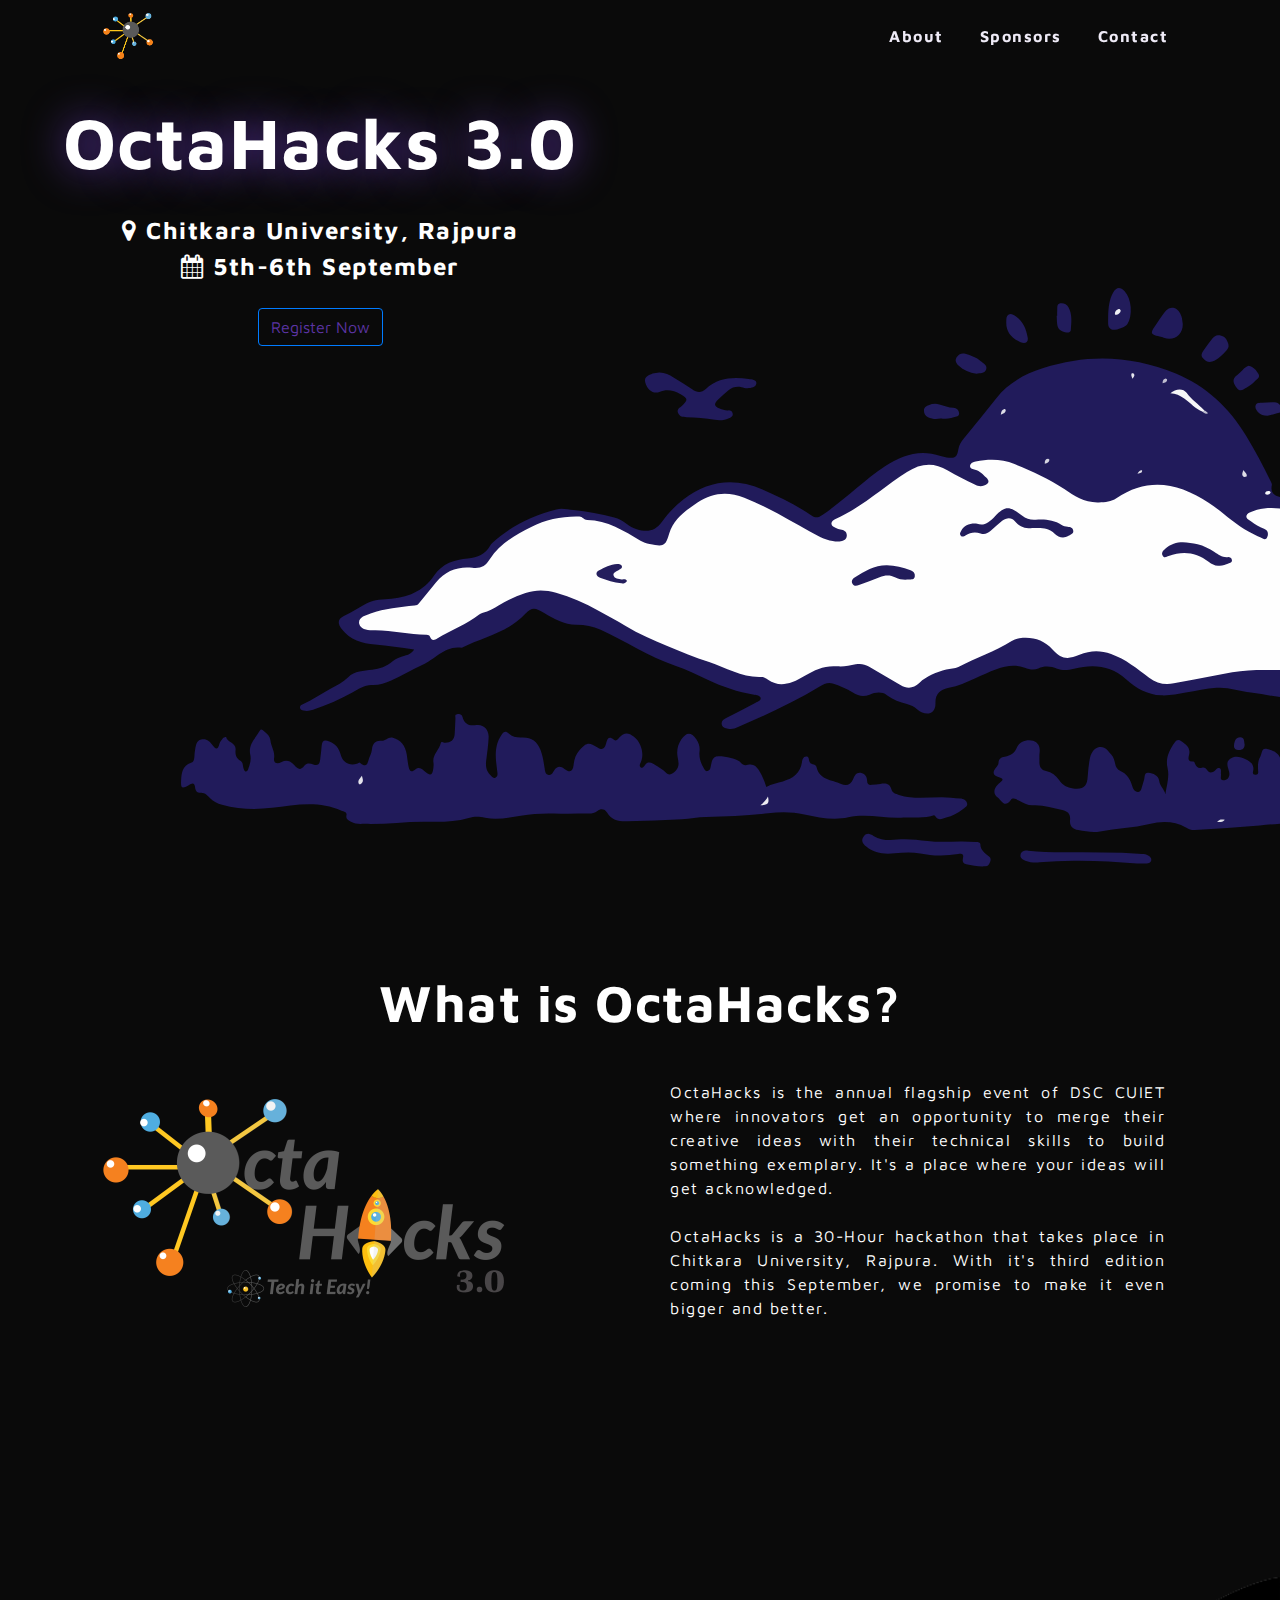
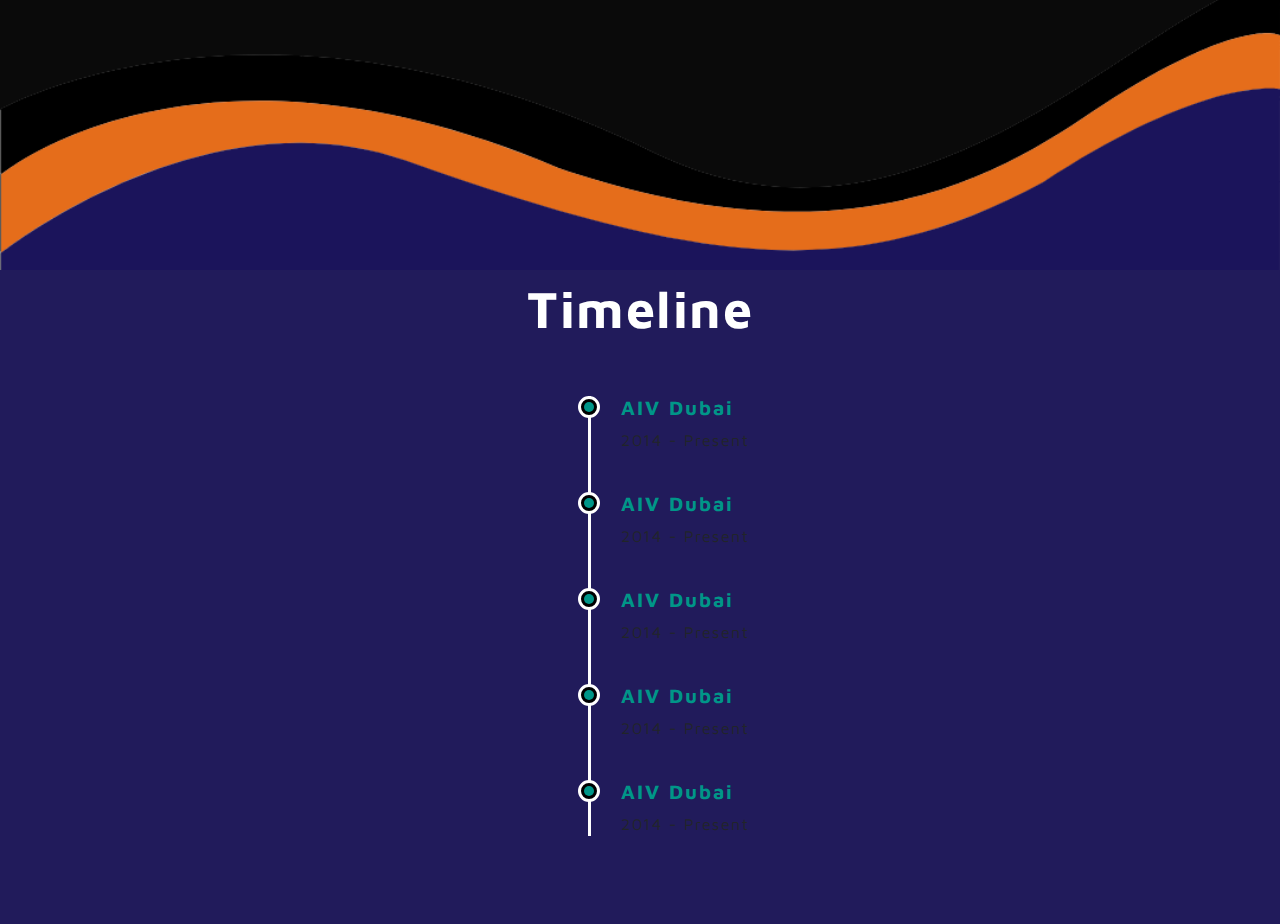
<file: Attempt 2/Index.html>
<!DOCTYPE html>
<html lang="en">
<head>
  <title>OctaHacks 3.0</title>
  <meta charset="utf-8">
  <meta >
  <meta name="viewport" content="width=device-width, initial-scale=1">
  <link rel="stylesheet" href="https://maxcdn.bootstrapcdn.com/bootstrap/4.4.1/css/bootstrap.min.css">
  <script src="https://ajax.googleapis.com/ajax/libs/jquery/3.4.1/jquery.min.js"></script>
  <script src="https://cdnjs.cloudflare.com/ajax/libs/popper.js/1.16.0/umd/popper.min.js"></script>
  <script src="https://maxcdn.bootstrapcdn.com/bootstrap/4.4.1/js/bootstrap.min.js"></script>
  <link rel="icon" href="images/octahacks_logo.png" type="image/png" sizes="16x16">
  <link rel="stylesheet" href="css/style.css">

  <!-- For navbar -->
  <script type="text/javascript">$(function () {
  $(document).scroll(function () {
    var $nav = $(".fixed-top");
    $nav.toggleClass('scrolled', $(this).scrollTop() > $nav.height());
  });
});
</script>

</head>
<body style="background-color: rgb(10, 10, 10)">
<div style="background-image:url('images/bg.svg');background-size:cover;height: 100%;background-attachment: fixed;">

<!-- Navbar -->
<nav class="navbar navbar-expand-md bg-transparent navbar-light fixed-top">
 <a class="navbar-brand " href="#" style="margin-left: 7%;"><img src="images/octahacks_logo.png" width="13%"></a>
  <button class="navbar-toggler" type="button" data-toggle="collapse" data-target="#collapsibleNavbar">
    <span class="navbar-toggler-icon"></span>
  </button>
  <div class="collapse navbar-collapse" id="collapsibleNavbar">
    <ul class="navbar-nav  center " style="margin-right: 5%;margin-left: 50%">
      <li class="nav-item" style="padding-right: 20px;font-weight: bold;">
        <a class="nav-link hvr-shutter-out-horizontal" style="color: #efebf7" href="#">About</a>
      </li>
      <li class="nav-item" style="padding-right: 20px;font-weight: bold;">
        <a class="nav-link hvr-shutter-out-horizontal" style="color: #efebf7" href="#">Sponsors</a>
      </li>
      <li class="nav-item" style="font-weight: bold;">
        <a class="nav-link hvr-shutter-out-horizontal" style="color: #efebf7" href="#">Contact</a>
      </li>    
    </ul>
  </div>  
</nav>
<br>

<div  class="container-fluid" >
  <div class="row">
    <div class="col-sm-6" style="margin-top: 5%">
      <center>
        <p style="font-size: 4.5em;font-weight: bold;text-shadow: 0 0 40px #5c34a4;color: white">OctaHacks 3.0</p>
        <div style="font-weight: bold;font-size: 1.5em; color: white">
        <i class="fa fa-map-marker" aria-hidden="true"></i>  Chitkara University, Rajpura 
        <br>
        <i class="	fa fa-calendar" aria-hidden="true"></i>  5th-6th September
        </div>
        <br>
        <button type="button" class="btn btn-outline-primary" style="color: #5c34a4" >Register Now</button>
        <br>
        <br>
       <!-- <div>
          <p style="font-size: 0.8em;font-weight: bold;text-shadow: 0 0 3px green;color: white"><i>"Hackathons are where your crazy ideas become reality"</i></p>
        </div> -->

      </center>

     
      
    </div>
    <div class="col-sm-6" >
      
    </div>
  </div>
</div>
</div>
<br>
  
<!-- About -->
<div class="container">

  <p style="text-align: center;margin-top: 40px;height: 100px;color: white;font-weight: bolder;font-size: 52px;">What is OctaHacks?</p>
  <div class="container">
    <div class="row">
      <div class="col-sm-6 col-md-6 col-xs-6">
        <img src="images/octahacks3.png" height="50%">
      </div>
      <div class="col-sm-6 col-md-6 col-xs-6">

  <p style="padding-left: 15px; padding-right: 15px;text-align: justify; color: white"> OctaHacks is the annual flagship event of DSC CUIET where innovators get an opportunity to merge their creative ideas with their technical skills to build something exemplary. It's a place where your ideas will get acknowledged. 
  <br><br>
    OctaHacks is a 30-Hour hackathon that takes place in Chitkara University, Rajpura. With it's third edition coming this September, we promise to make it even bigger and better. </p>  
  </div>
  </div>
  </div>
</div>
<br>

<!-- Timeline --><img src="images/upper.png" style="width: 100%;display: block;">
<div style="background-color: #211b5b">

<div class="container" >
 <center> <span style="margin-top: 40px;height: 100px;font-size: 52px;color: white;font-weight: bolder;">Timeline</span></center>
 <br>
 <br>

    <div class="timeline" >
      <div class="item">
        <h5 class="schedule">AIV Dubai</h5>
          <div>2014 - Present</div>
      </div>
  
      <div class="item">
        <h5 class="schedule">AIV Dubai</h5>
          <div>2014 - Present</div>
      </div>
  
      <div class="item">
        <h5 class="schedule">AIV Dubai</h5>
          <div>2014 - Present</div>
      </div>
  
      <div class="item">
        <h5 class="schedule">AIV Dubai</h5>
          <div>2014 - Present</div>
      </div>
  
      <div class="item">
        <h5 class="schedule">AIV Dubai</h5>
          <div>2014 - Present</div>
      </div>
  
    </div>
    <br><br>
  </div>
    <!--
    <div class="col-lg-6">  
      <img class="img-fluid" src="images/timeline.png" alt="schedule" width="460" height="345">
    </div>
  </div>
-->
  </div>
    
</body>
</html>
</file>
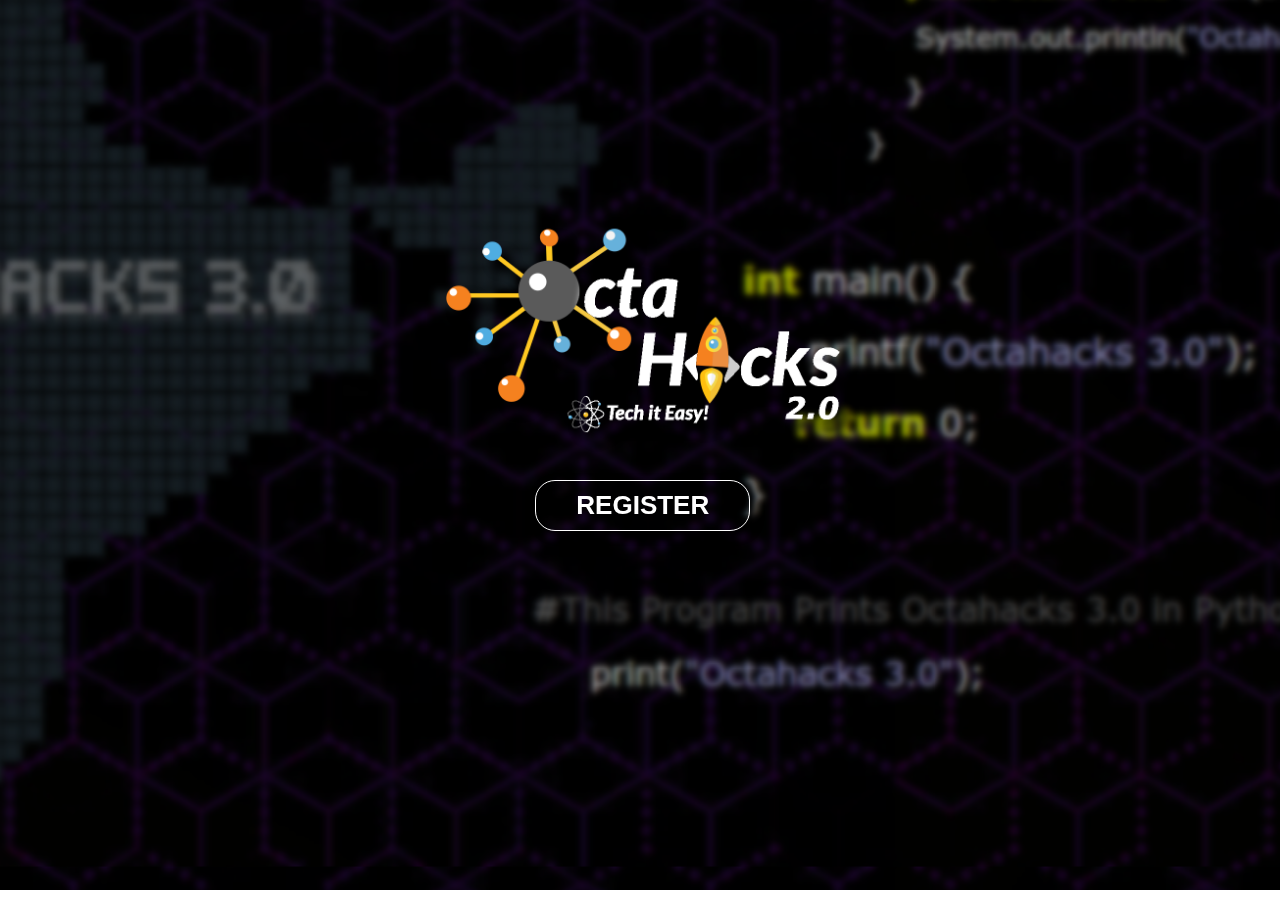
<file: Final Dark/index.html>
<html>
  <head>
    <meta charset="utf-8">
    <meta name="viewport" content="width=device-width, initial-scale=1.0, shrink-to-fit=yes">
    <meta charset="utf-8" />
    <meta name="keywords" content="Octahacks, hackathon, chitkara university, coding, event, summer, 36 hours"/>
    <meta name="Description" content="OctaHacks is " />
    <link rel="icon" href="img/octahacks_logo.png" type="image/png" sizes="16x16">
    <title> OctaHacks 3.0 </title>
    
      <!--import main stylesheet-->
      <link rel="stylesheet" type="text/css" href="style.css">
      <!--import bootstrap css-->
      <link rel="stylesheet" href="https://maxcdn.bootstrapcdn.com/bootstrap/4.0.0/css/bootstrap.min.css" integrity="sha384-Gn5384xqQ1aoWXA+058RXPxPg6fy4IWvTNh0E263XmFcJlSAwiGgFAW/dAiS6JXm" crossorigin="anonymous">
  </head>
  <body>
        
    <!--Landing Section Starts -->    
    <main id="wrapper" > 
        <section class="content parallax bg1">
            <div class="container">
                <div class="row">
                    <div class="col-md-12">
                        <center>
                        <img id="logo" src="img/logo.png"><br><br>
                        <button class="register-btn" value="Register">
                        <font style="font-weight: bold;">REGISTER</font>
                        </button>
                        </center>
                    </div>
                </div>
            </div>
        </section>
    <!--LANDING SECTION ENDS-->
        
    <!--ABOUT SECTION STARTS-->
    <section class="section static" style="text-align: center;height: 70vh;">
            <br> <br> <br> <br>
            <div class="row" style="max-width: 55%;margin: 0 auto;text-align: center; ">
            <div class="col-sm-12">
            <p class="sectionn-heading">What is OctaHacks?</p>
            <p style="text-align: center; color: rgb(167, 160, 160);letter-spacing: 0.1em  "> OctaHacks is the annual flagship event of DSC, Chitkara University, Rajpura, where innovators get an opportunity to merge their creative ideas with their technical skills to build something exemplary. It's a place where your ideas will get acknowledged. 
            <br><br>
              OctaHacks is a 30-Hour hackathon that takes place in Chitkara University, Rajpura. With it's third edition,<font style="color:#8847dd;"> OctaHacks 3.0 </font>coming this September, we promise to make it even bigger and better.
            </p> 
            </div>
            </div>       
    </section>
    <!--ABOUT SECTION ENDS-->

    <!--Timeline Section-->
    <section class="section" style="height: 130vh;">
      <p class="sectionn-heading">Timeline</p>
      <div class="timeline">
        <div class="timeline-container left">
          <div class="timeline-content">
            <h2 style="color: #8847dd;">5th August 2020</h2>
            <p>Registrations open and submissions begin.</p>
          </div>
        </div>
        <div class="timeline-container right">
          <div class="timeline-content">
            <h2 style="color: #8847dd;">28th August 2020</h2>
            <p>Registrations close// Last day to register.</p>
          </div>
        </div>
        <div class="timeline-container left">
          <div class="timeline-content">
            <h2 style="color: #8847dd;">2nd September 2020</h2>
            <p>Selected contestants receive RSVP email. </p>
          </div>
        </div>
        <div class="timeline-container right">
          <div class="timeline-content">
            <h2 style="color: #8847dd;">4th September 2020</h2>
            <p>Participants arrive at Chitkara University and hack begins.</p>
          </div>
        </div>
        <div class="timeline-container left">
          <div class="timeline-content">
            <h2 style="color: #8847dd;">5th September 2020</h2>
            <p>Declaration of Results.</p>
          </div>
        </div>
      </div>
      
    </section>
    <!--Timeline section ends-->

    <section class="section2 parallax bg2" style="width: 102vw;"></section>
    

    <!--OCTAHACKS 2.0 SECTION STARTS-->
      <section class="section static">
<br> <br>
<div class="wrapperr">
  <p class="sectionn-heading">Previous Edition</p>
    <div class="counter col_fourth">
      <i class="fa fa-code fa-2x"></i>
      <h2 class="timer count-title count-number" data-to="10" data-speed="3000"></h2>
       <p class="count-text ">Sponsors</p>
    </div>

    <div class="counter col_fourth">
      <i class="fa fa-coffee fa-2x"></i>
      <h2 class="timer count-title count-number" data-to="60" data-speed="2500"></h2>
      <p class="count-text ">Teams</p>
    </div>

    <div class="counter col_fourth">
      <i class="fa fa-lightbulb-o fa-2x"></i>
      <h2 class="timer count-title count-number" data-to="250" data-speed="2000"></h2>
      <p class="count-text ">Participants</p>
    </div>

    <div class="counter col_fourth end">
      <i class="fa fa-bug fa-2x"></i>
      <h2 class="timer count-title count-number" data-to="8" data-speed="3000"></h2>
      <p class="count-text ">Themes</p>
    </div>
</div>

  <script src='https://cdnjs.cloudflare.com/ajax/libs/jquery/2.1.3/jquery.min.js'></script><script  src="script.js"></script>
      </section>
    <!--OCTAHACKS 2.0 SECTION ENDS-->

     <!--Themes Section
     <section class="section">
      <p class="sectionn-heading"> Themes</p>
    </section>
    Themes section ends-->

    <!--Sponsor-->
    <section class="section">
      <center>
      <div style="width: 80%;height: 50%;background-color:#48128f;color:rgb(255, 255, 255);border-radius: 10px;text-align: center;font-size: 25px;padding-top: 20px;font-weight: bold;">
      <p> Want to sponsor OctaHacks 3.0?<br>
      Email us at xyz@g.com <br> <br>
      <a href="#" alink="white" vlink="white" style="color: white;text-decoration: underline;">Download Brochure</a></p>
      </div>
      </center>
      <br><br>
      <p class="sectionn-heading"> Our Previous Sponsors</p>
    </section>


   

</main>
  </body>
</html>
</file>
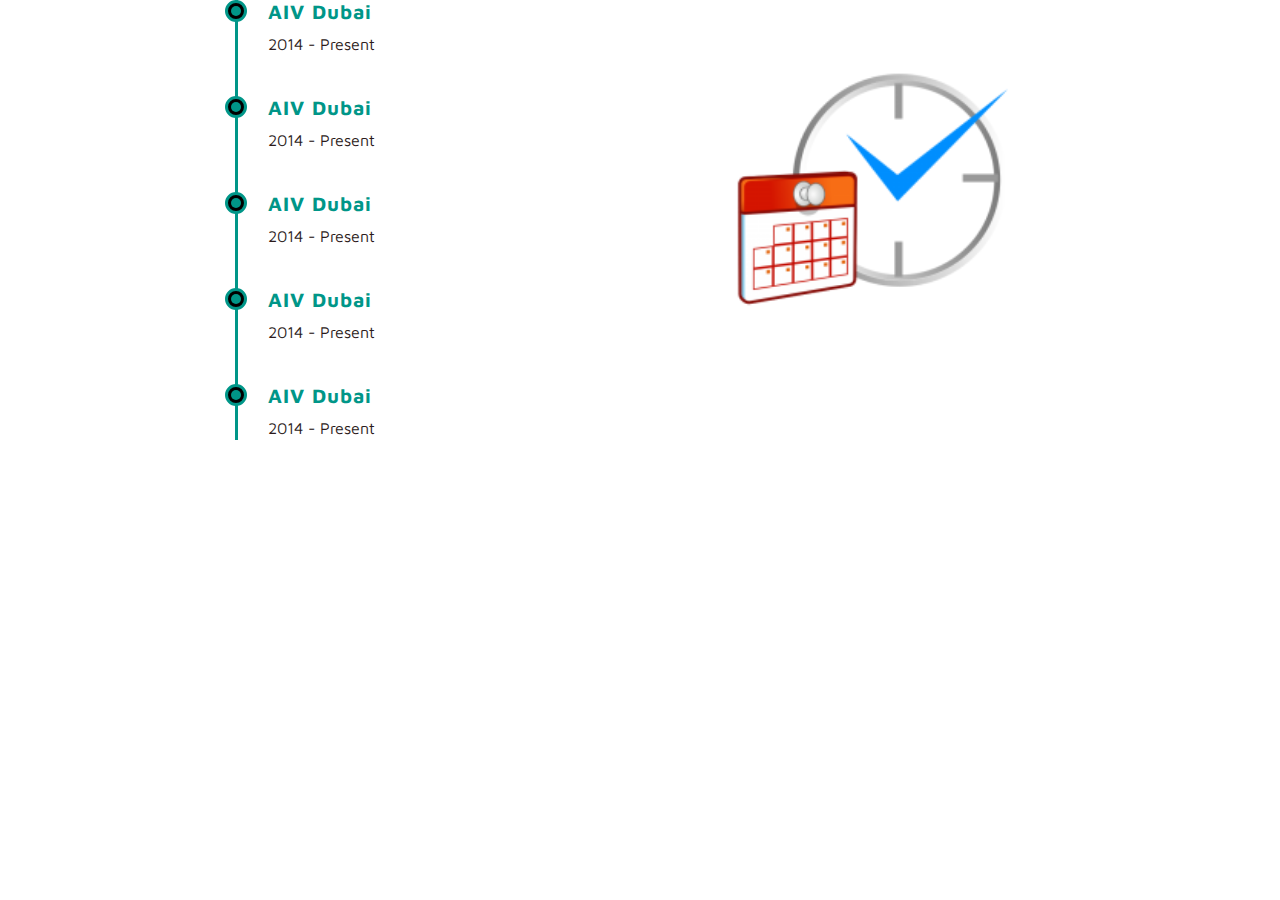
<file: timeline.html>
<!DOCTYPE html>
<html lang="en" >
<head>
  <link rel="stylesheet" href="https://maxcdn.bootstrapcdn.com/bootstrap/4.4.1/css/bootstrap.min.css">
  <script src="https://ajax.googleapis.com/ajax/libs/jquery/3.4.1/jquery.min.js"></script>
  <script src="https://maxcdn.bootstrapcdn.com/bootstrap/4.4.1/js/bootstrap.min.js"></script>
  <meta charset="UTF-8">
  <title>Timeline</title>
  <link rel="stylesheet" href="css/style.css">
</head>
<body>

<div class="container">
<div class="row">
  <div class="col-lg-6">
  <div class="timeline">
    <div class="item">
      <h5 class="schedule">AIV Dubai</h5>
        <div>2014 - Present</div>
    </div>

    <div class="item">
      <h5 class="schedule">AIV Dubai</h5>
        <div>2014 - Present</div>
    </div>

    <div class="item">
      <h5 class="schedule">AIV Dubai</h5>
        <div>2014 - Present</div>
    </div>

    <div class="item">
      <h5 class="schedule">AIV Dubai</h5>
        <div>2014 - Present</div>
    </div>

    <div class="item">
      <h5 class="schedule">AIV Dubai</h5>
        <div>2014 - Present</div>
    </div>

  </div>
  </div>
  <div class="col-lg-6">  
    <img class="img-fluid" src="images/timeline.png" alt="schedule" width="460" height="345">
  </div>
</div>
</div>
  
</body>
</html>
</file>
<file: Attempt 2/css/style.css>
@import url("https://cdnjs.cloudflare.com/ajax/libs/twitter-bootstrap/4.1.1/css/bootstrap.css");
@import url("https://cdnjs.cloudflare.com/ajax/libs/font-awesome/4.7.0/css/font-awesome.min.css");
@import url("https://fonts.googleapis.com/css?family=Maven+Pro:400,500,700,900");

html, body {
  width: 100%;
  height: 100%;
  letter-spacing: 1.5px;
}

body {
  font-family: 'Maven Pro', sans-serif;
  -webkit-tap-highlight-color: rgba(224, 224, 224, 0.2);
}

@media (max-width: 768px) {
  section {
    padding-top: 10px;
  }
}

h1, h2, h3, h4, h5, h6 {
  font-weight: 700;
  letter-spacing: 2px;
}

::-moz-selection {
  background: #fcfcfc;
  background: rgba(224, 224, 224, 0.2);
  text-shadow: none;
}

::selection {
  background: #fcfcfc;
  background: rgba(224, 224, 224, 0.2);
  text-shadow: none;
}

@-webkit-keyframes animatop {
  0% {
    opacity: 0;
    bottom: -500px;
  }
  100% {
    opacity: 1;
    bottom: 0px;
  }
}

@keyframes animatop {
  0% {
    opacity: 0;
    bottom: -500px;
  }
  100% {
    opacity: 1;
    bottom: 0px;
  }
}

@-webkit-keyframes rotatemagic {
  0% {
    opacity: 0;
    -webkit-transform: rotate(0deg);
            transform: rotate(0deg);
    top: -24px;
    left: -253px;
  }
  100% {
    -webkit-transform: rotate(-30deg);
            transform: rotate(-30deg);
    top: -24px;
    left: -78px;
  }
}
@keyframes rotatemagic {
  0% {
    opacity: 0;
    -webkit-transform: rotate(0deg);
            transform: rotate(0deg);
    top: -24px;
    left: -253px;
  }
  100% {
    -webkit-transform: rotate(-30deg);
            transform: rotate(-30deg);
    top: -24px;
    left: -78px;
  }
}

/*TIMELINE*/
.timeline {
  border-left: 3px solid #ffffff;
  padding: 0 30px;
  margin-left: 62%;
}

.timeline .item {
  position: relative;
  margin-bottom: 40px;
}
.timeline .item::before {
  content: "";
  position: absolute;
  left: -43px;
  top: 0;
  width: 22px;
  height: 22px;
  border-radius: 50%;
  background: #000000;
  border: 3px solid #ffffff;
}
.timeline .item::after {
  content: "";
  position: absolute;
  left: -37px;
  top: 6px;
  width: 10px;
  height: 10px;
  border-radius: 50%;
  background: #009688;
}
.timeline .schedule {
  color: #009688;
}

.timeline {
  position: relative;
  left: -185px;
  top: 0;
}
.timeline .title {
  color: #009688;
}
@media (max-width: 767px) {
  .timeline   {
    position: static;
    margin-bottom: 1rem;
  }
}

/*NAVBAR*/
.fixed-top.scrolled {
  background-color: rgba(0, 0, 0, 0.7) !important;
  transition: background-color 800ms linear;
}

.hvr-shutter-out-horizontal {
  display: inline-block;
  vertical-align: middle;
  -webkit-transform: translateZ(0);
  transform: translateZ(0);
  box-shadow: 0 0 1px rgba(0, 0, 0, 0);
  -webkit-backface-visibility: hidden;
  backface-visibility: hidden;
  -moz-osx-font-smoothing: grayscale;
  position: relative;
  
  -webkit-transition-property: color;
  transition-property: color;
  -webkit-transition-duration: 0.3s;
  transition-duration: 0.3s;
}
.hvr-shutter-out-horizontal:before {
  content: "";
  position: absolute;
  z-index: -1;
  top: 0;
  bottom: 0;
  left: 0;
  right: 0;
  background:white;
  -webkit-transform: scaleX(0);
  transform: scaleX(0);
  -webkit-transform-origin: 50%;
  transform-origin: 50%;
  -webkit-transition-property: transform;
  transition-property: transform;
  -webkit-transition-duration: 0.3s;
  transition-duration: 0.3s;
  -webkit-transition-timing-function: ease-out;
  transition-timing-function: ease-out;
}
.hvr-shutter-out-horizontal:hover, .hvr-shutter-out-horizontal:focus, .hvr-shutter-out-horizontal:active {
  color: white;
}
.hvr-shutter-out-horizontal:hover:before, .hvr-shutter-out-horizontal:focus:before, .hvr-shutter-out-horizontal:active:before {
  -webkit-transform: scaleX(1);
  transform: scaleX(1);
}
</file>
<file: Final Dark/style.css>
/*!IMPORTANT*/
/*PLEASE GIVE A WIDTH OF AT LEAST 102vw TO ANY OF YOUR SECTIONS, TO COVER THE SPACE LEFT BY SLIM SCROLL BAR*/
@import url("https://cdnjs.cloudflare.com/ajax/libs/twitter-bootstrap/4.1.1/css/bootstrap.css");
@import url("https://cdnjs.cloudflare.com/ajax/libs/font-awesome/4.7.0/css/font-awesome.min.css");
@import url("https://fonts.googleapis.com/css?family=Maven+Pro:400,500,700,900");

html, body {
  width: 100%;
  height: 100%;
  letter-spacing: 1.5px;
}

body {
  font-family: 'Maven Pro', sans-serif;
  -webkit-tap-highlight-color: rgba(224, 224, 224, 0.2);
}

@media (max-width: 768px) {
  section {
    padding-top: 10px;
  }
}

h1, h2, h3, h4, h5, h6 {
  font-weight: 700;
  letter-spacing: 2px;
}

body{
    overflow-x: hidden;
}

/*CSS FOR LANDING SECTION BEGINS*/
#wrapper {
  overflow-x: hidden;
  /* Enable scrolling on the page. */
  overflow-y: auto;
  /* Set the perspective to 2px. This is essentailly the simulated distance from the viewport to transformed objects.*/
  perspective: 2px;
  height: 100vh;
  width:102vw; /* Changed width to 102 to prevent unwanted white bars*/
  margin-top: -10px;
  margin-left:-10px;
  background-position: center;
  background-repeat: no-repeat;
  background-size: cover;
}

.parallax::after {
  /* Display and position the pseudo-element */
  content: " ";
  position: absolute;
  top: 0;
  right: 0;
  bottom: 0;
  left: 0;
  
  /* Move the pseudo-element back away from the camera,
   * then scale it back up to fill the viewport.
   * Because the pseudo-element is further away, it appears to move more slowly, like in real life. */
  transform: translateZ(-1px) scale(1.5);
  /* Force the background image to fill the whole element. */
  background-size: 100%;
  /* Keep the image from overlapping sibling elements. */ 
  z-index: -1;
}


/* Sets the actual background images to adorable kitties. This part is crucial. */
.bg1::after {
  background-image: url("img/top.png");
}

.bg2::after {
  background-image: url('https://placekitten.com/g/800/600');
}
.content {
    color: #FFFFFF;
    font-size: 26px;
    font-weight: bold;
    position: relative;
    z-index: 0;
    ;

  /* The height of the container. Must be set, but it doesn't really matter what the value is. */
  height: 100vh;
  
}
#logo{
    width:400px;
    filter:drop-shadow(10px 10px 5px black);
    margin-top:220px;
}

@media only screen and (max-width: 768px) {

    #logo{
     width:80vw;   
    }        
    
}

.register-btn{
    
    padding:5px 40px;
    background: none;
    color:white;
    border:1px solid white;
    border-radius: 20px;
    cursor:hand;
    box-shadow: 4px 4px 10px #000;
    transition: all ease-in-out 0.5s;
    outline: none;
}
.register-btn:hover{
    background:white;
    outline: none;
    color:black;
    transition: all ease-in-out 0.5s;
}


/*LANDING SECTION CSS ENDS*/

.section{
    background: black;
    height: 500px;
    width:102vw;
      /* Needed for children to be absolutely positioned relative to the parent. */
      position: relative;
      /* The height of the container. Must be set, but it doesn't really matter what the value is. */
      height: 100vh;
    }

.sectionn-heading{
    text-align: center;
    height: 100px;
    color: white;
    font-weight: bolder;
    font-size: 52px;
}


/*CSS FOR CUSTOM SCROLLBAR*/

::-webkit-scrollbar {
        width: 5px;
    }

    /* Track */
    ::-webkit-scrollbar-track {
        background: black;
 
    }

    /* Handle */
    ::-webkit-scrollbar-thumb {
        background: #8166cd;

    }

    /* Handle on hover */
    ::-webkit-scrollbar-thumb:hover {
        background: #555;

    }
</file>
<file: css/style.css>
@import url("https://cdnjs.cloudflare.com/ajax/libs/twitter-bootstrap/4.1.1/css/bootstrap.css");
@import url("https://cdnjs.cloudflare.com/ajax/libs/font-awesome/4.7.0/css/font-awesome.min.css");
@import url("https://fonts.googleapis.com/css?family=Maven+Pro:400,500,700,900");

html, body {
  width: 100%;
  height: 100%;
}

body {
  font-family: 'Maven Pro', sans-serif;
  color: rgb(44, 27, 27);
  -webkit-tap-highlight-color: rgba(224, 224, 224, 0.2);
}

@media (max-width: 768px) {
  section {
    padding-top: 10px;
  }
}

h1, h2, h3, h4, h5, h6 {
  font-weight: 700;
  letter-spacing: 1px;
}

::-moz-selection {
  background: #fcfcfc;
  background: rgba(224, 224, 224, 0.2);
  text-shadow: none;
}

::selection {
  background: #fcfcfc;
  background: rgba(224, 224, 224, 0.2);
  text-shadow: none;
}

@-webkit-keyframes animatop {
  0% {
    opacity: 0;
    bottom: -500px;
  }
  100% {
    opacity: 1;
    bottom: 0px;
  }
}

@keyframes animatop {
  0% {
    opacity: 0;
    bottom: -500px;
  }
  100% {
    opacity: 1;
    bottom: 0px;
  }
}

@-webkit-keyframes rotatemagic {
  0% {
    opacity: 0;
    -webkit-transform: rotate(0deg);
            transform: rotate(0deg);
    top: -24px;
    left: -253px;
  }
  100% {
    -webkit-transform: rotate(-30deg);
            transform: rotate(-30deg);
    top: -24px;
    left: -78px;
  }
}
@keyframes rotatemagic {
  0% {
    opacity: 0;
    -webkit-transform: rotate(0deg);
            transform: rotate(0deg);
    top: -24px;
    left: -253px;
  }
  100% {
    -webkit-transform: rotate(-30deg);
            transform: rotate(-30deg);
    top: -24px;
    left: -78px;
  }
}

/*TIMELINE*/
.timeline {
  border-left: 3px solid #009688;
  padding: 0 30px;
  margin-left: 62%;
}

.timeline .item {
  position: relative;
  margin-bottom: 40px;
}
.timeline .item::before {
  content: "";
  position: absolute;
  left: -43px;
  top: 0;
  width: 22px;
  height: 22px;
  border-radius: 50%;
  background: #000000;
  border: 3px solid #009688;
}
.timeline .item::after {
  content: "";
  position: absolute;
  left: -37px;
  top: 6px;
  width: 10px;
  height: 10px;
  border-radius: 50%;
  background: #009688;
}
.timeline .schedule {
  color: #009688;
}

.timeline {
  position: relative;
  left: -185px;
  top: 0;
}
.timeline .title {
  color: #009688;
}
@media (max-width: 767px) {
  .timeline   {
    position: static;
    margin-bottom: 1rem;
  }
}

/*NAVBAR*/
.fixed-top.scrolled {
  background-color: rgba(255,255,255,0.8) !important;
  transition: background-color 800ms linear;
}

.hvr-shutter-out-horizontal {
  display: inline-block;
  vertical-align: middle;
  -webkit-transform: translateZ(0);
  transform: translateZ(0);
  box-shadow: 0 0 1px rgba(0, 0, 0, 0);
  -webkit-backface-visibility: hidden;
  backface-visibility: hidden;
  -moz-osx-font-smoothing: grayscale;
  position: relative;
  
  -webkit-transition-property: color;
  transition-property: color;
  -webkit-transition-duration: 0.3s;
  transition-duration: 0.3s;
}
.hvr-shutter-out-horizontal:before {
  content: "";
  position: absolute;
  z-index: -1;
  top: 0;
  bottom: 0;
  left: 0;
  right: 0;
  background: #4285f4;
  -webkit-transform: scaleX(0);
  transform: scaleX(0);
  -webkit-transform-origin: 50%;
  transform-origin: 50%;
  -webkit-transition-property: transform;
  transition-property: transform;
  -webkit-transition-duration: 0.3s;
  transition-duration: 0.3s;
  -webkit-transition-timing-function: ease-out;
  transition-timing-function: ease-out;
}
.hvr-shutter-out-horizontal:hover, .hvr-shutter-out-horizontal:focus, .hvr-shutter-out-horizontal:active {
  color: white;
}
.hvr-shutter-out-horizontal:hover:before, .hvr-shutter-out-horizontal:focus:before, .hvr-shutter-out-horizontal:active:before {
  -webkit-transform: scaleX(1);
  transform: scaleX(1);
}
</file>
